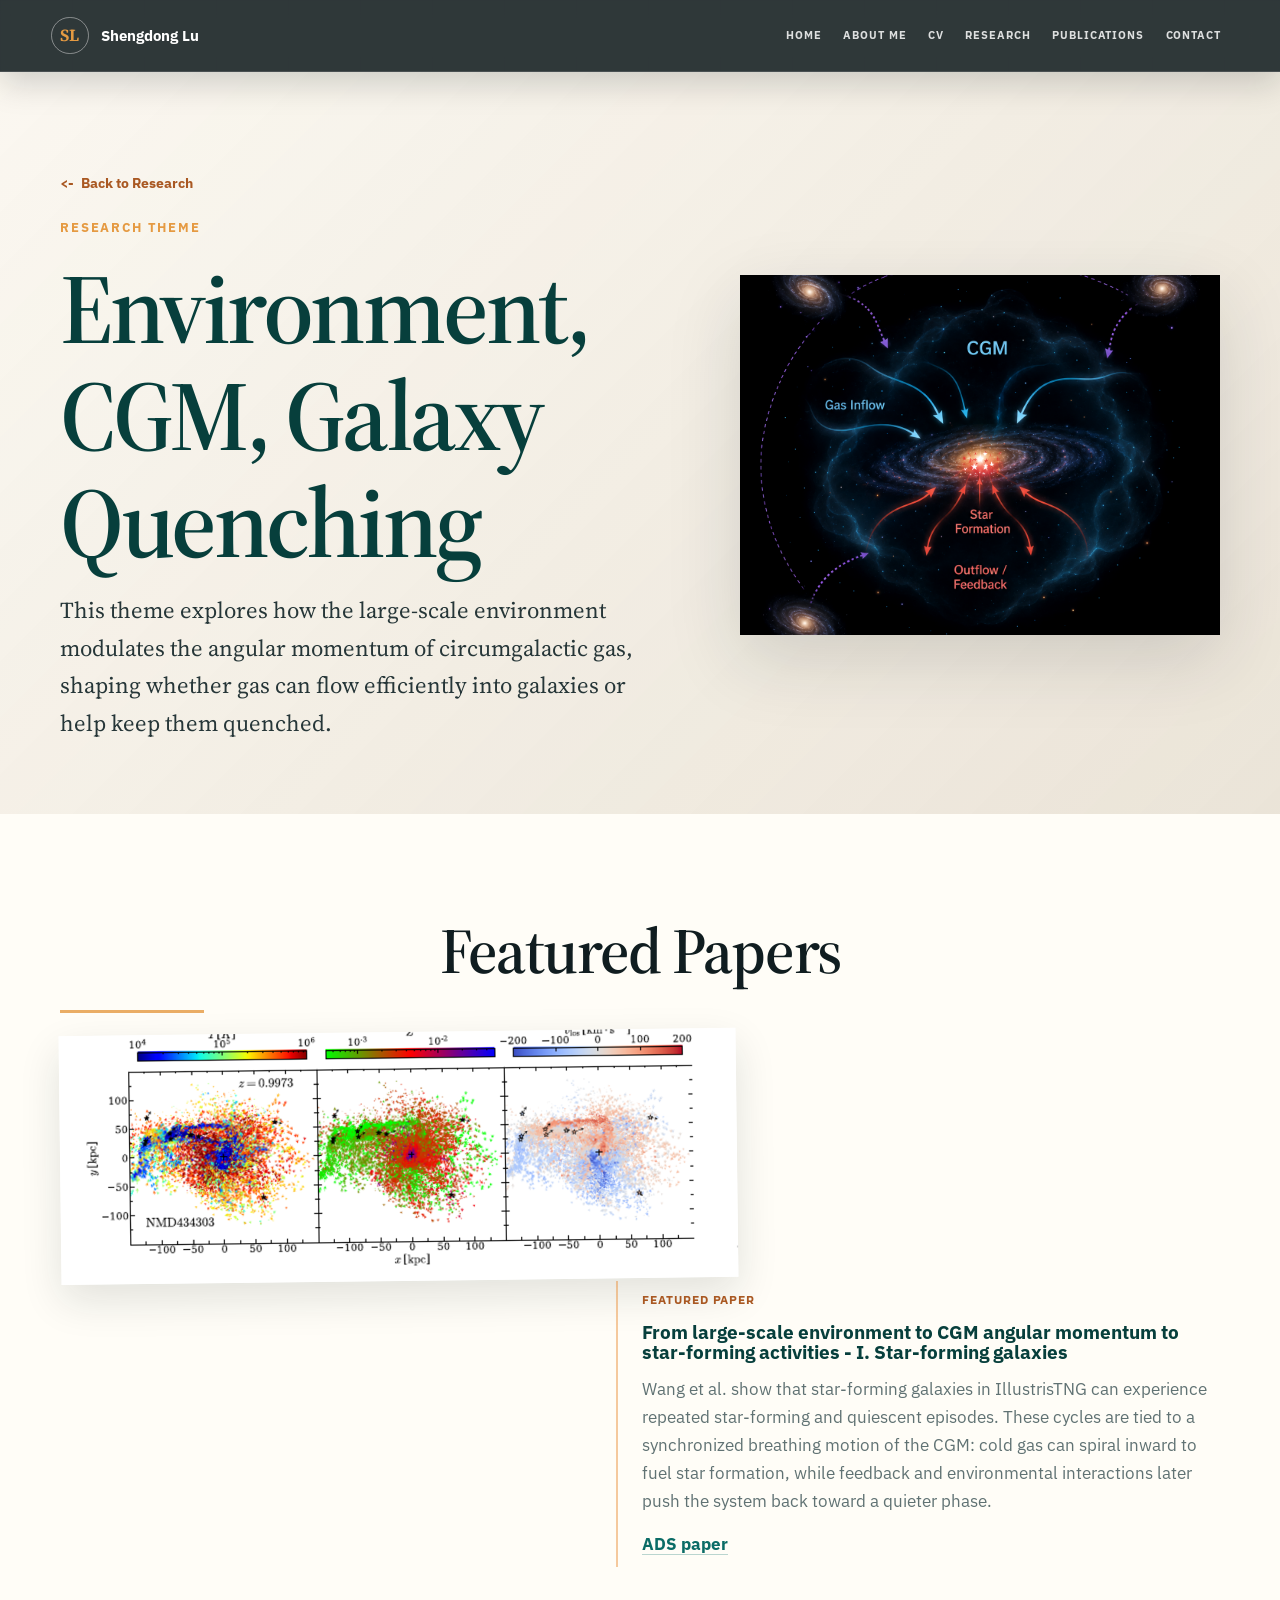
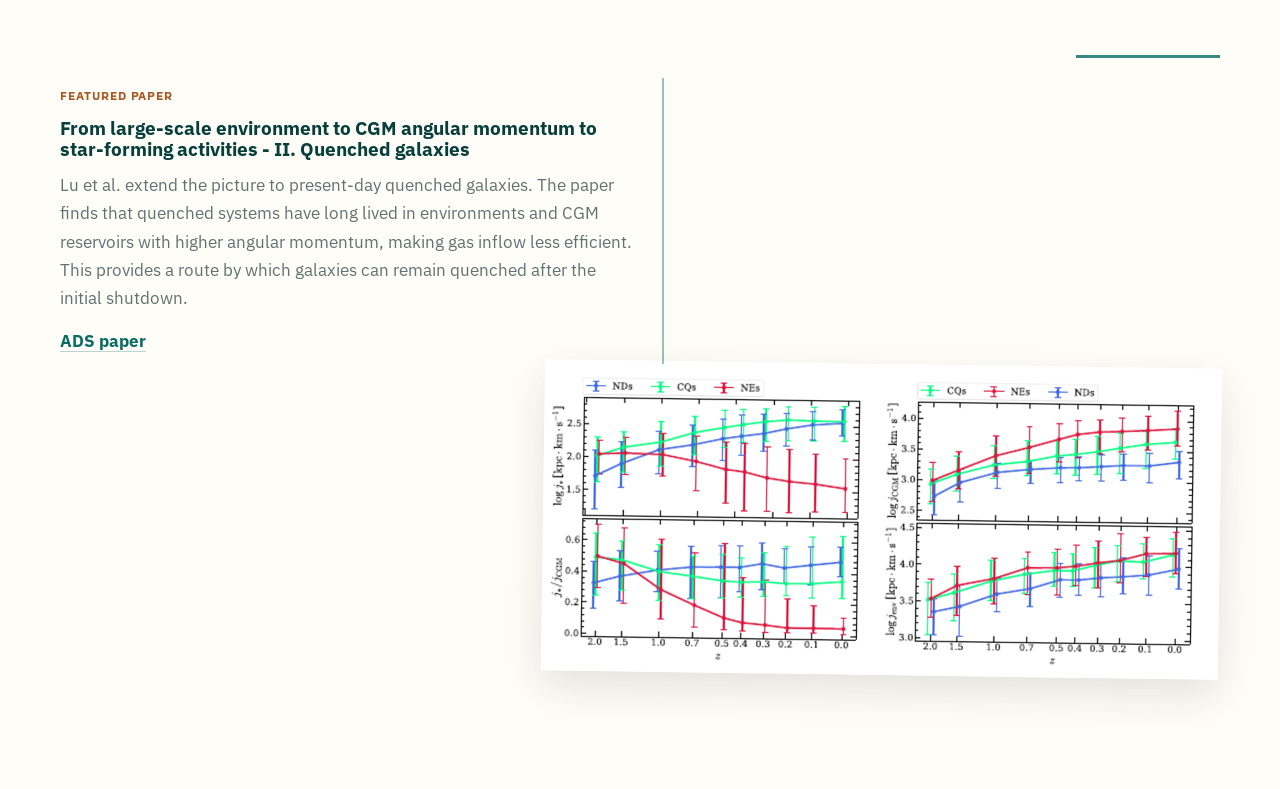
<file: research/environment-cgm-galaxy-quenching.html>
<!doctype html>
<html lang="en">
  <head>
    <meta charset="utf-8">
    <meta name="viewport" content="width=device-width, initial-scale=1">
    <meta
      name="description"
      content="Featured papers and project notes on environment, CGM, and galaxy quenching by Shengdong Lu."
    >
    <title>Environment, CGM, Galaxy Quenching - Shengdong Lu</title>
    <link rel="preconnect" href="https://fonts.googleapis.com">
    <link rel="preconnect" href="https://fonts.gstatic.com" crossorigin>
    <link
      href="https://fonts.googleapis.com/css2?family=IBM+Plex+Sans:wght@400;500;600;700&family=Source+Serif+4:opsz,wght@8..60,400;8..60,520;8..60,650&display=swap"
      rel="stylesheet"
    >
    <link rel="stylesheet" href="../styles.css">
  </head>

  <body>
    <a class="skip-link" href="#featured-papers">Skip to featured papers</a>

    <header class="navbar">
      <a class="brand" href="../index.html#home" aria-label="Shengdong Lu homepage">
        <span>SL</span>
        <strong>Shengdong Lu</strong>
      </a>
      <nav aria-label="Main navigation">
        <a href="../index.html#home">Home</a>
        <a href="../index.html#about">About Me</a>
        <a href="../index.html#cv">CV</a>
        <a href="../index.html#research">Research</a>
        <a href="../index.html#publications">Publications</a>
        <a href="../index.html#contact">Contact</a>
      </nav>
    </header>

    <main class="research-detail">
      <section class="detail-hero">
        <div class="container detail-hero-grid">
          <div>
            <a class="back-link" href="../index.html#research">Back to Research</a>
            <p class="kicker">Research theme</p>
            <h1>Environment, CGM, Galaxy Quenching</h1>
            <p class="detail-lede">
              This theme explores how the large-scale environment modulates the
              angular momentum of circumgalactic gas, shaping whether gas can flow
              efficiently into galaxies or help keep them quenched.
            </p>
          </div>
          <figure class="detail-figure">
            <img
              src="../assets/research/CGM-SF.png"
              alt="Synthetic circumgalactic density map with angular-momentum streamlines"
            >
          </figure>
        </div>
      </section>

      <section class="section detail-section" id="featured-papers">
        <div class="container">
          <h2>Featured Papers</h2>
          <div class="featured-paper-grid">
            <article class="featured-paper">
              <figure class="featured-paper-figure">
                <img
                  src="../assets/research/wangs2022-cgm-streams.png"
                  alt="CGM gas temperature, metallicity, and velocity maps for a simulated star-forming galaxy"
                >
              </figure>
              <div class="featured-paper-copy">
                <span class="paper-tag">Featured paper</span>
                <h3>From large-scale environment to CGM angular momentum to star-forming activities - I. Star-forming galaxies</h3>
                <p>
                  Wang et al. show that star-forming galaxies in IllustrisTNG can
                  experience repeated star-forming and quiescent episodes. These
                  cycles are tied to a synchronized breathing motion of the CGM:
                  cold gas can spiral inward to fuel star formation, while feedback
                  and environmental interactions later push the system back toward a
                  quieter phase.
                </p>
                <a href="https://ui.adsabs.harvard.edu/abs/2022MNRAS.509.3148W/abstract">ADS paper</a>
              </div>
            </article>

            <article class="featured-paper">
              <figure class="featured-paper-figure">
                <img
                  src="../assets/research/lusd2022-cgm-angular-momentum.png"
                  alt="Redshift evolution of stellar, CGM, and environmental angular momentum in simulated galaxies"
                >
              </figure>
              <div class="featured-paper-copy">
                <span class="paper-tag">Featured paper</span>
                <h3>From large-scale environment to CGM angular momentum to star-forming activities - II. Quenched galaxies</h3>
                <p>
                  Lu et al. extend the picture to present-day quenched galaxies.
                  The paper finds that quenched systems have long lived in
                  environments and CGM reservoirs with higher angular momentum,
                  making gas inflow less efficient. This provides a route by which
                  galaxies can remain quenched after the initial shutdown.
                </p>
                <a href="https://ui.adsabs.harvard.edu/abs/2022MNRAS.509.2707L/abstract">ADS paper</a>
              </div>
            </article>
          </div>
        </div>
      </section>
    </main>
  </body>
</html>
</file>
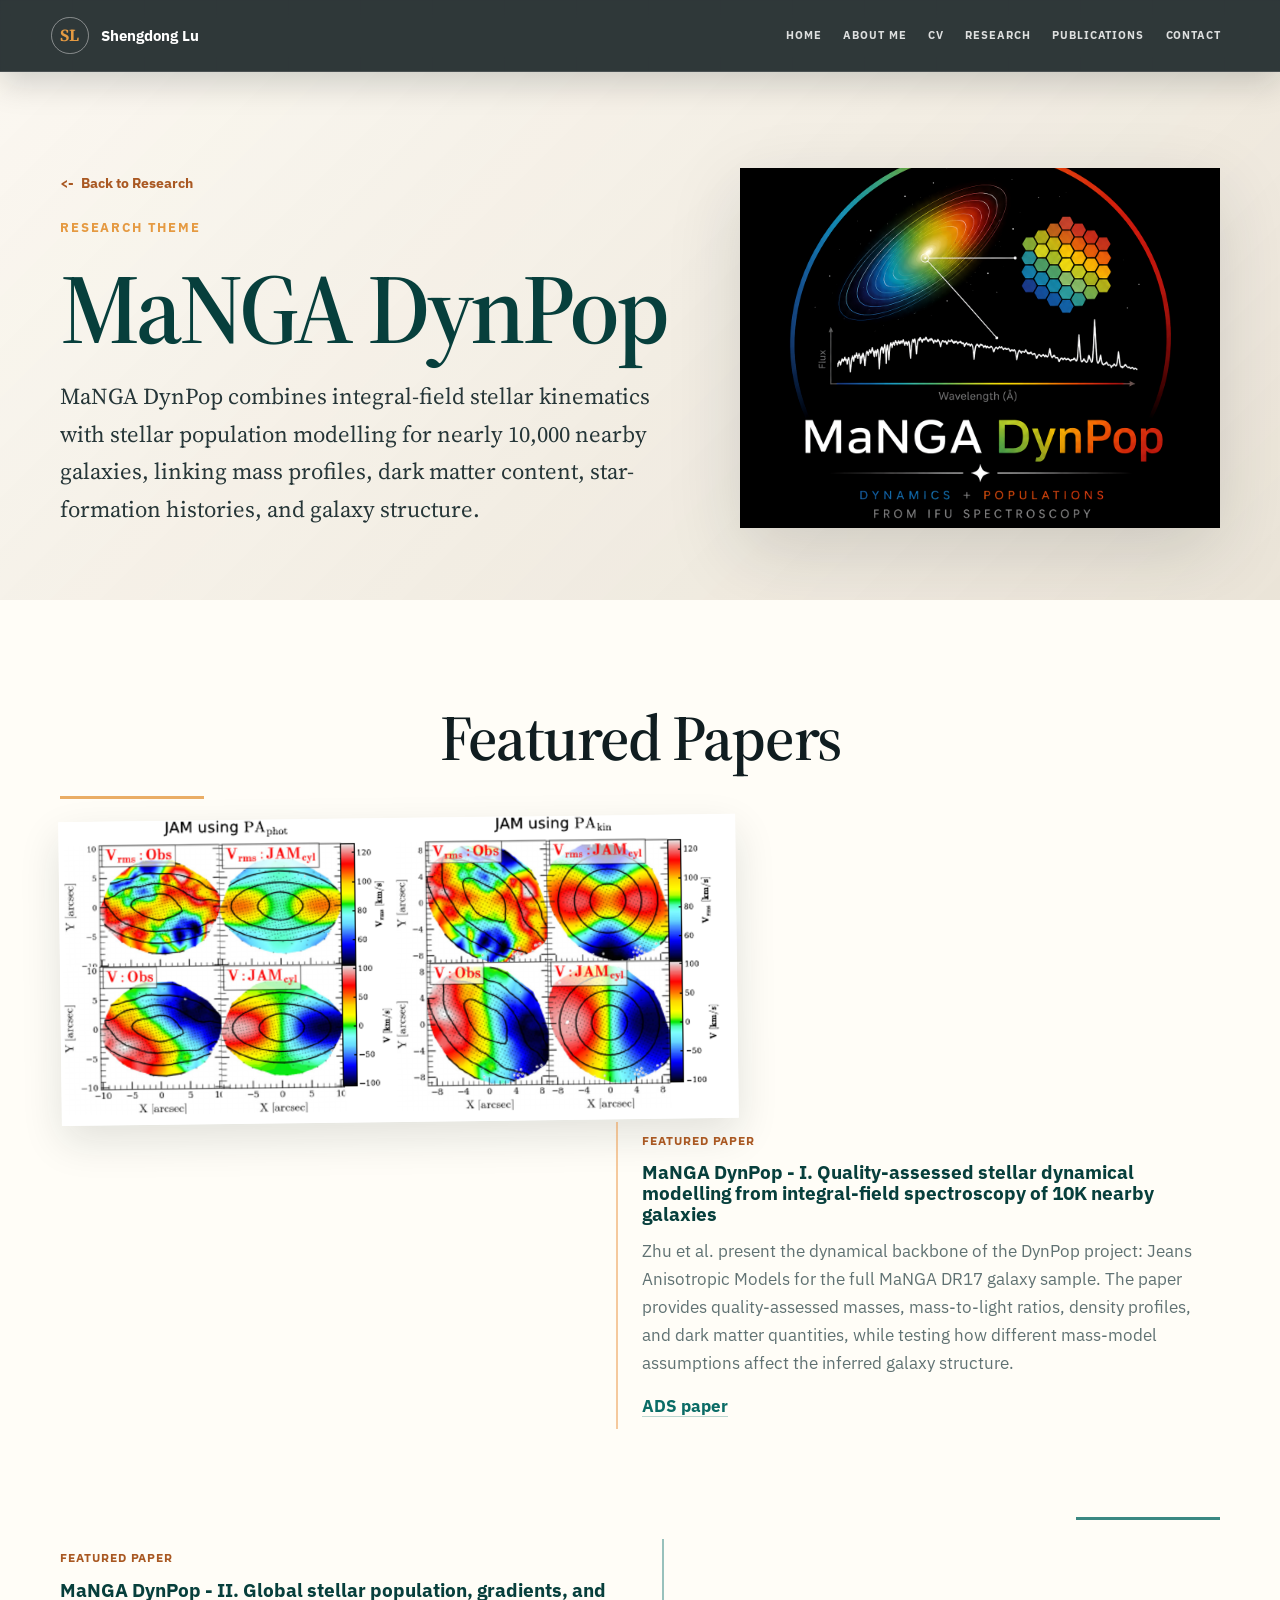
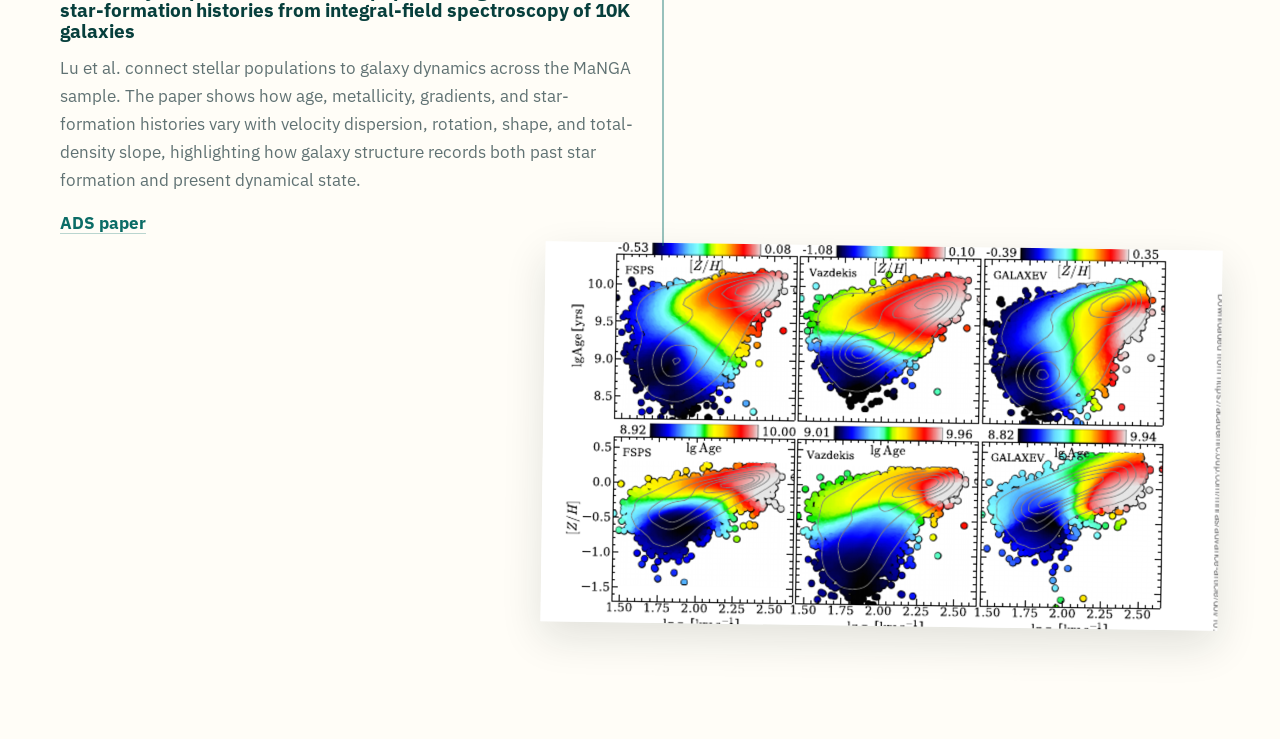
<file: research/manga-dynpop.html>
<!doctype html>
<html lang="en">
  <head>
    <meta charset="utf-8">
    <meta name="viewport" content="width=device-width, initial-scale=1">
    <meta
      name="description"
      content="Featured papers and project notes on MaNGA DynPop by Shengdong Lu."
    >
    <title>MaNGA DynPop - Shengdong Lu</title>
    <link rel="preconnect" href="https://fonts.googleapis.com">
    <link rel="preconnect" href="https://fonts.gstatic.com" crossorigin>
    <link
      href="https://fonts.googleapis.com/css2?family=IBM+Plex+Sans:wght@400;500;600;700&family=Source+Serif+4:opsz,wght@8..60,400;8..60,520;8..60,650&display=swap"
      rel="stylesheet"
    >
    <link rel="stylesheet" href="../styles.css">
  </head>

  <body>
    <a class="skip-link" href="#featured-papers">Skip to featured papers</a>

    <header class="navbar">
      <a class="brand" href="../index.html#home" aria-label="Shengdong Lu homepage">
        <span>SL</span>
        <strong>Shengdong Lu</strong>
      </a>
      <nav aria-label="Main navigation">
        <a href="../index.html#home">Home</a>
        <a href="../index.html#about">About Me</a>
        <a href="../index.html#cv">CV</a>
        <a href="../index.html#research">Research</a>
        <a href="../index.html#publications">Publications</a>
        <a href="../index.html#contact">Contact</a>
      </nav>
    </header>

    <main class="research-detail">
      <section class="detail-hero">
        <div class="container detail-hero-grid">
          <div>
            <a class="back-link" href="../index.html#research">Back to Research</a>
            <p class="kicker">Research theme</p>
            <h1>MaNGA DynPop</h1>
            <p class="detail-lede">
              MaNGA DynPop combines integral-field stellar kinematics with stellar
              population modelling for nearly 10,000 nearby galaxies, linking mass
              profiles, dark matter content, star-formation histories, and galaxy
              structure.
            </p>
          </div>
          <figure class="detail-figure">
            <img
              src="../assets/research/MaNGADynPop.png"
              alt="Synthetic integral-field stellar velocity map with red and blue rotation pattern"
            >
          </figure>
        </div>
      </section>

      <section class="section detail-section" id="featured-papers">
        <div class="container">
          <h2>Featured Papers</h2>
          <div class="featured-paper-grid">
            <article class="featured-paper">
              <figure class="featured-paper-figure">
                <img
                  src="../assets/research/zhuk2023a-jam-models.png"
                  alt="Observed and JAM-modelled MaNGA velocity maps for example galaxies"
                >
              </figure>
              <div class="featured-paper-copy">
                <span class="paper-tag">Featured paper</span>
                <h3>MaNGA DynPop - I. Quality-assessed stellar dynamical modelling from integral-field spectroscopy of 10K nearby galaxies</h3>
                <p>
                  Zhu et al. present the dynamical backbone of the DynPop project:
                  Jeans Anisotropic Models for the full MaNGA DR17 galaxy sample.
                  The paper provides quality-assessed masses, mass-to-light ratios,
                  density profiles, and dark matter quantities, while testing how
                  different mass-model assumptions affect the inferred galaxy
                  structure.
                </p>
                <a href="https://ui.adsabs.harvard.edu/abs/2023MNRAS.522.6326Z/abstract">ADS paper</a>
              </div>
            </article>

            <article class="featured-paper">
              <figure class="featured-paper-figure">
                <img
                  src="../assets/research/lusd2023-stellar-population-kinematics.png"
                  alt="MaNGA stellar age and metallicity trends as a function of velocity dispersion"
                >
              </figure>
              <div class="featured-paper-copy">
                <span class="paper-tag">Featured paper</span>
                <h3>MaNGA DynPop - II. Global stellar population, gradients, and star-formation histories from integral-field spectroscopy of 10K galaxies</h3>
                <p>
                  Lu et al. connect stellar populations to galaxy dynamics across
                  the MaNGA sample. The paper shows how age, metallicity, gradients,
                  and star-formation histories vary with velocity dispersion,
                  rotation, shape, and total-density slope, highlighting how galaxy
                  structure records both past star formation and present dynamical
                  state.
                </p>
                <a href="https://ui.adsabs.harvard.edu/abs/2023MNRAS.526.1022L/abstract">ADS paper</a>
              </div>
            </article>
          </div>
        </div>
      </section>
    </main>
  </body>
</html>
</file>
<file: styles.css>
:root {
  --ink: #101d20;
  --text: #263638;
  --muted: #607273;
  --paper: #f7f4ec;
  --panel: #fffdf7;
  --cream: #ebe4d8;
  --orange: #e59a42;
  --orange-dark: #a95822;
  --teal: #0b6c66;
  --teal-dark: #073f3c;
  --line: rgba(16, 29, 32, 0.13);
  --line-strong: rgba(16, 29, 32, 0.22);
  --shadow: 0 24px 70px rgba(16, 29, 32, 0.14);
  --soft-shadow: 0 16px 46px rgba(16, 29, 32, 0.08);
  --serif: "Source Serif 4", Georgia, serif;
  --sans: "IBM Plex Sans", "Avenir Next", "Segoe UI", sans-serif;
}

* {
  box-sizing: border-box;
}

html {
  scroll-behavior: smooth;
}

body {
  margin: 0;
  color: var(--text);
  background:
    linear-gradient(90deg, rgba(16, 29, 32, 0.035) 1px, transparent 1px),
    linear-gradient(180deg, rgba(16, 29, 32, 0.028) 1px, transparent 1px),
    var(--paper);
  background-size: 72px 72px;
  font-family: var(--sans);
  font-size: 17px;
  line-height: 1.65;
}

::selection {
  background: rgba(229, 154, 66, 0.28);
}

a {
  color: var(--teal);
  text-decoration-color: rgba(10, 110, 105, 0.28);
  text-underline-offset: 0.22em;
  transition: color 160ms ease, text-decoration-color 160ms ease;
}

a:hover {
  color: var(--orange-dark);
  text-decoration-color: currentColor;
}

img {
  display: block;
  max-width: 100%;
}

.skip-link {
  position: absolute;
  left: 1rem;
  top: 1rem;
  z-index: 20;
  transform: translateY(-160%);
  padding: 0.6rem 0.8rem;
  background: var(--ink);
  color: #fff;
}

.skip-link:focus {
  transform: translateY(0);
}

:focus-visible {
  outline: 3px solid rgba(229, 154, 66, 0.72);
  outline-offset: 4px;
}

.navbar {
  position: fixed;
  top: 0;
  left: 0;
  right: 0;
  z-index: 10;
  display: flex;
  align-items: center;
  justify-content: space-between;
  gap: 1.3rem;
  min-height: 72px;
  padding: 0.9rem clamp(1rem, 4vw, 4rem);
  border-bottom: 1px solid rgba(255, 255, 255, 0.12);
  background: rgba(14, 25, 28, 0.86);
  box-shadow: 0 10px 34px rgba(6, 15, 17, 0.18);
  backdrop-filter: blur(18px) saturate(150%);
}

.brand {
  display: inline-flex;
  align-items: center;
  gap: 0.75rem;
  color: #fff;
  text-decoration: none;
}

.brand span {
  display: inline-grid;
  width: 2.35rem;
  height: 2.35rem;
  place-items: center;
  border: 1px solid rgba(255, 255, 255, 0.42);
  border-radius: 50%;
  color: var(--orange);
  font-family: var(--serif);
  font-weight: 650;
}

.brand strong {
  color: #fff;
  font-size: 0.96rem;
}

.navbar nav {
  display: flex;
  flex-wrap: nowrap;
  justify-content: flex-end;
  gap: 0.2rem 0.35rem;
}

.navbar nav a {
  padding: 0.42rem 0.5rem;
  border-radius: 999px;
  color: rgba(255, 255, 255, 0.84);
  font-size: 0.7rem;
  font-weight: 700;
  letter-spacing: 0.08em;
  text-decoration: none;
  text-transform: uppercase;
  white-space: nowrap;
}

.navbar nav a:hover {
  background: rgba(255, 255, 255, 0.08);
  color: #fff;
}

.hero {
  position: relative;
  min-height: 100dvh;
  display: grid;
  align-items: center;
  padding: 8rem 1rem 4rem;
  color: #fff;
  background:
    linear-gradient(90deg, rgba(9, 17, 19, 0.95) 0%, rgba(9, 17, 19, 0.88) 44%, rgba(9, 17, 19, 0.42) 100%),
    linear-gradient(180deg, rgba(9, 17, 19, 0.18), rgba(9, 17, 19, 0.78)),
    url("assets/research/jwst-deep-field.png") center / cover;
  overflow: hidden;
}

.hero::before {
  position: absolute;
  inset: 0;
  background:
    linear-gradient(90deg, rgba(255, 255, 255, 0.06) 1px, transparent 1px),
    linear-gradient(180deg, rgba(255, 255, 255, 0.05) 1px, transparent 1px);
  background-size: 92px 92px;
  content: "";
  opacity: 0.75;
  mask-image: linear-gradient(to bottom, black, transparent 88%);
}

.hero::after {
  position: absolute;
  inset: auto 0 0;
  height: 14rem;
  background: linear-gradient(180deg, transparent, var(--paper));
  content: "";
}

.hero-inner {
  position: relative;
  z-index: 1;
  width: min(1120px, 100%);
  margin: 0 auto;
  text-align: left;
}

.kicker {
  margin: 0 0 1rem;
  color: var(--orange);
  font-size: 0.82rem;
  font-weight: 700;
  letter-spacing: 0.14em;
  text-transform: uppercase;
}

h1,
h2,
h3,
h4 {
  margin: 0;
  color: var(--ink);
  line-height: 1.08;
}

h1,
h2 {
  font-family: var(--serif);
  font-weight: 600;
}

h1 {
  color: #fff;
  max-width: 8.6ch;
  font-size: clamp(4rem, 9vw, 8.2rem);
  letter-spacing: -0.035em;
}

.hero-subtitle {
  width: min(700px, 100%);
  margin: 1.35rem 0 0;
  color: rgba(255, 255, 255, 0.9);
  font-family: var(--serif);
  font-size: clamp(1.28rem, 2.4vw, 1.75rem);
  line-height: 1.45;
}

.hero-actions,
.download-row {
  display: flex;
  flex-wrap: wrap;
  justify-content: flex-start;
  gap: 0.8rem;
  margin-top: 2rem;
}

.hero-links {
  display: flex;
  flex-wrap: wrap;
  justify-content: flex-start;
  gap: 0.95rem;
  margin-top: 1.3rem;
  font-size: 0.86rem;
  font-weight: 700;
}

.hero-links a {
  color: rgba(255, 255, 255, 0.76);
  text-decoration: none;
}

.hero-links a:hover {
  color: #fff;
}

.button {
  display: inline-flex;
  align-items: center;
  justify-content: center;
  min-height: 2.8rem;
  padding: 0.68rem 1.1rem;
  border: 1px solid transparent;
  border-radius: 999px;
  font-size: 0.86rem;
  font-weight: 700;
  text-decoration: none;
  transition: transform 160ms ease, background 160ms ease, border-color 160ms ease;
}

.button:hover {
  transform: translateY(-2px);
}

.button:active {
  transform: translateY(0);
}

.button-dark {
  background: var(--orange);
  color: #151515;
}

.button-dark:hover {
  background: #f6a24c;
  color: #151515;
}

.button-light {
  border-color: rgba(255, 255, 255, 0.55);
  color: #fff;
}

.section .button-light {
  border-color: var(--line);
  color: var(--teal-dark);
}

.button-light:hover {
  border-color: var(--orange);
  color: var(--orange-dark);
}

.section {
  position: relative;
  padding: clamp(4.8rem, 8vw, 7.4rem) 1rem;
}

.container {
  width: min(1160px, 100%);
  margin: 0 auto;
}

h2 {
  max-width: 980px;
  margin: 0 auto 2.2rem;
  font-size: clamp(2.5rem, 5vw, 4.9rem);
  letter-spacing: -0.025em;
  text-align: center;
}

.about-layout {
  display: grid;
  grid-template-columns: minmax(260px, 0.36fr) minmax(0, 1fr);
  gap: clamp(2rem, 6vw, 5rem);
  align-items: start;
}

.about-photo {
  position: relative;
  margin: 0;
}

.about-photo::after {
  position: absolute;
  inset: 1.1rem -1.1rem -1.1rem 1.1rem;
  z-index: -1;
  border: 1px solid rgba(10, 110, 105, 0.34);
  content: "";
}

.about-photo img {
  width: 100%;
  aspect-ratio: 4 / 5;
  object-fit: cover;
  object-position: 52% 38%;
  filter: saturate(0.92) contrast(1.04);
  box-shadow: var(--shadow);
}

.about-text {
  font-family: var(--serif);
  font-size: clamp(1.08rem, 1.6vw, 1.28rem);
  line-height: 1.75;
}

.about-text p {
  max-width: 68ch;
}

.about-text p:first-child {
  margin-top: 0;
}

.cv-section,
.news-section,
.publications-section,
.team-section,
.contact-section {
  background:
    linear-gradient(180deg, rgba(255, 253, 247, 0.34), rgba(255, 253, 247, 0)),
    var(--cream);
}

.news-list {
  display: grid;
  grid-template-columns: repeat(4, minmax(0, 1fr));
  gap: 1px;
  background: var(--line);
  border: 1px solid var(--line);
}

.news-list article {
  min-height: 13rem;
  padding: 1.25rem 1.3rem;
  background: rgba(255, 253, 247, 0.82);
  transition: background 180ms ease, transform 180ms ease;
}

.news-list article:hover {
  background: var(--panel);
  transform: translateY(-2px);
}

.news-list time,
.publication-list span {
  color: var(--orange-dark);
  font-size: 0.78rem;
  font-weight: 700;
  letter-spacing: 0.1em;
  text-transform: uppercase;
}

.news-list p {
  margin: 0.8rem 0 0;
}

.wave {
  position: absolute;
  top: -1px;
  left: 0;
  right: 0;
  height: 54px;
  background: var(--paper);
  clip-path: ellipse(58% 70% at 50% 0%);
}

.cv-grid {
  display: grid;
  grid-template-columns: repeat(2, minmax(0, 1fr));
  gap: 1.1rem;
}

.cv-block,
.person-card,
.outreach-grid article {
  border: 1px solid var(--line);
  background: rgba(255, 253, 247, 0.84);
  box-shadow: var(--soft-shadow);
}

.cv-block {
  padding: clamp(1.2rem, 2.2vw, 1.6rem);
}

.cv-block h3,
.outreach-grid h3,
.person-card h3 {
  margin-bottom: 1rem;
  color: var(--teal-dark);
  font-size: 1.15rem;
}

.cv-item + .cv-item {
  margin-top: 1.1rem;
  padding-top: 1.1rem;
  border-top: 1px solid var(--line);
}

.cv-item h4 {
  margin-bottom: 0.35rem;
  font-size: 1rem;
}

.cv-item p {
  margin: 0;
  color: var(--muted);
}

.cv-item time {
  display: block;
  margin-top: 0.35rem;
  color: var(--orange-dark);
  font-size: 0.85rem;
  font-weight: 700;
}

.research-grid {
  display: grid;
  gap: clamp(1.6rem, 3.5vw, 2.6rem);
}

.section-intro {
  width: min(760px, 100%);
  margin: -0.9rem auto 2rem;
  color: var(--muted);
  font-family: var(--serif);
  font-size: clamp(1.08rem, 1.6vw, 1.28rem);
  line-height: 1.65;
  text-align: center;
}

.research-card {
  display: grid;
  grid-template-columns: minmax(220px, 0.34fr) minmax(0, 1fr);
  gap: clamp(1.5rem, 4vw, 3rem);
  align-items: center;
  padding: clamp(1rem, 2vw, 1.35rem);
  border-top: 1px solid var(--line-strong);
  background:
    linear-gradient(90deg, rgba(255, 253, 247, 0.65), rgba(255, 253, 247, 0));
  transition: transform 180ms ease, border-color 180ms ease;
}

.research-card:hover {
  transform: translateY(-2px);
  border-color: rgba(10, 110, 105, 0.38);
}

.research-card h3 {
  margin-bottom: 0.7rem;
  color: var(--teal-dark);
  font-size: clamp(1.35rem, 2.2vw, 1.8rem);
}

.research-title-link {
  display: inline-flex;
  align-items: baseline;
  gap: 0.35rem;
  color: inherit;
  text-decoration-color: rgba(10, 110, 105, 0.24);
}

.research-title-link::after {
  content: "Open";
  color: var(--orange-dark);
  font-family: var(--sans);
  font-size: 0.56em;
  font-weight: 700;
  letter-spacing: 0.08em;
  text-transform: uppercase;
}

.research-title-link:hover {
  color: var(--orange-dark);
}

.research-card p {
  margin-top: 0;
  color: var(--muted);
}

.research-detail-link {
  display: inline-flex;
  align-items: center;
  margin-top: 0.15rem;
  color: var(--orange-dark);
  font-size: 0.86rem;
  font-weight: 700;
  text-decoration: none;
}

.research-detail-link::after {
  content: " ->";
  margin-left: 0.45rem;
}

.research-detail-link:hover {
  color: var(--teal-dark);
}

.research-card a {
  font-weight: 700;
}

.paper-menu {
  margin-top: 1rem;
  border-top: 1px solid var(--line);
}

.paper-menu summary {
  width: fit-content;
  padding: 0.85rem 0 0.15rem;
  color: var(--orange-dark);
  cursor: pointer;
  font-size: 0.88rem;
  font-weight: 700;
}

.paper-menu summary:hover {
  color: var(--teal-dark);
}

.paper-menu ul {
  display: grid;
  gap: 0.78rem;
  margin: 0.75rem 0 0;
  padding: 0;
  list-style: none;
}

.paper-menu li {
  display: grid;
  gap: 0.12rem;
  padding-left: 0.8rem;
  border-left: 2px solid rgba(232, 137, 47, 0.42);
}

.paper-menu li span {
  color: var(--muted);
  font-size: 0.86rem;
}

.research-card:nth-child(even) .research-figure {
  order: 2;
}

.research-figure {
  margin: 0;
}

.research-figure img {
  width: 100%;
  min-height: 13rem;
  aspect-ratio: 16 / 10;
  object-fit: cover;
  background: #102326;
  filter: saturate(0.95) contrast(1.04);
  box-shadow: 0 14px 40px rgba(16, 29, 32, 0.16);
}

.research-detail {
  padding-top: 72px;
}

.detail-hero {
  padding: clamp(3.5rem, 8vw, 6rem) 0 clamp(2.4rem, 6vw, 4.5rem);
  background:
    linear-gradient(135deg, rgba(255, 253, 247, 0.78) 0%, rgba(235, 228, 216, 0.92) 100%),
    var(--cream);
}

.detail-hero-grid {
  display: grid;
  grid-template-columns: minmax(0, 1fr) minmax(280px, 0.78fr);
  gap: clamp(2rem, 5vw, 4rem);
  align-items: center;
}

.back-link {
  display: inline-flex;
  margin-bottom: 1.4rem;
  color: var(--orange-dark);
  font-size: 0.86rem;
  font-weight: 700;
  text-decoration: none;
}

.back-link::before {
  content: "<-";
  margin-right: 0.45rem;
}

.detail-hero h1 {
  max-width: 880px;
  margin: 0 0 1rem;
  color: var(--teal-dark);
  font-size: clamp(3rem, 8vw, 6.2rem);
}

.detail-lede {
  max-width: 700px;
  margin: 0;
  color: var(--text);
  font-family: var(--serif);
  font-size: clamp(1.12rem, 1.8vw, 1.42rem);
  line-height: 1.65;
}

.detail-figure {
  margin: 0;
}

.detail-figure img {
  width: 100%;
  aspect-ratio: 4 / 3;
  object-fit: cover;
  background: #102326;
  filter: saturate(0.96) contrast(1.04);
  box-shadow: var(--shadow);
}

.detail-section {
  background: var(--panel);
}

.featured-paper-grid {
  display: grid;
  gap: clamp(3rem, 7vw, 5.5rem);
}

.featured-paper {
  display: grid;
  position: relative;
  grid-template-columns: repeat(12, minmax(0, 1fr));
  align-content: start;
  align-items: center;
  gap: 0;
  padding: clamp(0.3rem, 1.2vw, 0.7rem) 0;
}

.featured-paper::before {
  content: "";
  position: absolute;
  top: -0.7rem;
  left: 0;
  width: clamp(5rem, 12vw, 9rem);
  height: 3px;
  background: var(--orange);
  opacity: 0.8;
}

.featured-paper-figure {
  position: relative;
  z-index: 1;
  grid-column: 1 / span 7;
  margin: 0;
  transform: rotate(-0.7deg);
}

.featured-paper-figure img,
.featured-paper-figure embed {
  width: 100%;
  border: 0;
  background: #fff;
  box-shadow: 0 16px 42px rgba(20, 31, 34, 0.12);
}

.featured-paper-figure img {
  height: auto;
  object-fit: contain;
}

.featured-paper-figure embed {
  display: block;
  min-height: 18rem;
  aspect-ratio: 16 / 10;
}

.featured-paper-copy {
  position: relative;
  z-index: 2;
  display: grid;
  grid-column: 7 / -1;
  gap: 0.75rem;
  margin-left: clamp(-1.5rem, -2vw, -0.8rem);
  padding: clamp(0.2rem, 1vw, 0.55rem) 0 clamp(0.2rem, 1vw, 0.55rem) clamp(1rem, 2vw, 1.5rem);
  border-left: 2px solid rgba(232, 137, 47, 0.45);
}

.featured-paper:nth-child(even)::before {
  right: 0;
  left: auto;
  background: var(--teal);
}

.featured-paper:nth-child(even) .featured-paper-figure {
  grid-column: 6 / -1;
  transform: rotate(0.8deg);
}

.featured-paper:nth-child(even) .featured-paper-copy {
  grid-column: 1 / span 6;
  margin-right: clamp(-1.5rem, -2vw, -0.8rem);
  margin-left: 0;
  padding-right: clamp(1rem, 2vw, 1.5rem);
  padding-left: 0;
  border-right: 2px solid rgba(10, 110, 105, 0.42);
  border-left: 0;
  order: -1;
}

.paper-tag {
  color: var(--orange-dark);
  font-size: 0.74rem;
  font-weight: 700;
  letter-spacing: 0.08em;
  text-transform: uppercase;
}

.featured-paper h3 {
  margin: 0;
  color: var(--teal-dark);
  font-size: 1.2rem;
}

.featured-paper p {
  margin: 0;
  color: var(--muted);
}

.featured-paper a {
  margin-top: 0.2rem;
  font-weight: 700;
}

.publication-list {
  display: grid;
  gap: 0;
  border-top: 1px solid var(--line-strong);
}

.publication-columns {
  display: grid;
  grid-template-columns: repeat(2, minmax(0, 1fr));
  gap: clamp(1.4rem, 4vw, 3rem);
}

.publication-columns > section > h3 {
  margin-bottom: 0.9rem;
  color: var(--teal-dark);
  font-size: 1.2rem;
}

.publication-list article {
  display: grid;
  grid-template-columns: 5.5rem minmax(0, 1fr);
  gap: 1rem;
  padding: 1.2rem 0;
  border-bottom: 1px solid var(--line);
  transition: background 160ms ease, padding 160ms ease;
}

.publication-list article:hover {
  padding-right: 0.8rem;
  padding-left: 0.8rem;
  background: rgba(255, 253, 247, 0.64);
}

.publication-list h4 {
  margin-bottom: 0.45rem;
  color: var(--ink);
  font-family: var(--serif);
  font-size: clamp(1.1rem, 1.7vw, 1.34rem);
  font-weight: 520;
  line-height: 1.3;
}

.publication-list h4 a {
  color: var(--ink);
  text-decoration-thickness: 1px;
}

.publication-list h4 a:hover {
  color: var(--orange-dark);
}

.publication-list p {
  margin: 0 0 0.25rem;
  color: var(--muted);
}

.publication-list .publication-status {
  padding: 1.2rem 0;
  border-bottom: 1px solid var(--line);
}

.publication-list a {
  font-weight: 700;
}

.team-grid {
  display: grid;
  grid-template-columns: repeat(2, minmax(0, 1fr));
  gap: 1.1rem;
}

.outreach-grid {
  display: grid;
  grid-template-columns: repeat(3, minmax(0, 1fr));
  gap: 1.1rem;
}

.feature-person {
  grid-column: span 3;
  display: grid;
  grid-template-columns: 7rem minmax(0, 1fr);
  gap: 1.1rem;
  align-items: center;
}

.person-card,
.outreach-grid article {
  padding: clamp(1.2rem, 2vw, 1.55rem);
  transition: transform 180ms ease, background 180ms ease;
}

.person-card:hover,
.outreach-grid article:hover {
  background: var(--panel);
  transform: translateY(-2px);
}

.person-card img {
  width: 7rem;
  height: 7rem;
  border-radius: 50%;
  object-fit: cover;
  object-position: 52% 28%;
}

.person-card span {
  color: var(--muted);
  font-weight: 500;
}

.person-card p,
.outreach-grid p {
  margin-bottom: 0;
  color: var(--muted);
}

.clean-list {
  display: grid;
  gap: 0.78rem;
  margin: 0;
  padding-left: 1.1rem;
  color: var(--muted);
}

.clean-list strong {
  color: var(--ink);
}

.contact-grid {
  display: grid;
  grid-template-columns: minmax(220px, 0.42fr) minmax(0, 1fr);
  gap: clamp(2rem, 5vw, 5rem);
  align-items: start;
}

.contact-grid h2 {
  text-align: left;
}

.contact-lede {
  margin-top: -1rem;
  color: var(--muted);
  font-family: var(--serif);
  font-size: 1.3rem;
}

address {
  padding: clamp(1.2rem, 2.2vw, 1.7rem);
  border-top: 1px solid var(--line-strong);
  border-bottom: 1px solid var(--line);
  color: var(--text);
  font-style: normal;
  line-height: 1.9;
  background: rgba(255, 253, 247, 0.48);
}

.site-footer {
  display: flex;
  flex-wrap: wrap;
  justify-content: space-between;
  gap: 1rem;
  padding: 1.45rem clamp(1rem, 4vw, 4rem);
  background: var(--ink);
  color: rgba(255, 255, 255, 0.72);
  font-size: 0.84rem;
}

.site-footer p {
  margin: 0;
}

.site-footer a {
  color: #fff;
}

@media (max-width: 900px) {
  .navbar {
    position: static;
    align-items: flex-start;
    flex-direction: column;
    background: var(--ink);
  }

  .navbar nav {
    flex-wrap: wrap;
    justify-content: flex-start;
  }

  .hero {
    min-height: auto;
    padding-top: 5rem;
  }

  .hero-inner {
    width: min(680px, 100%);
  }

  .research-detail {
    padding-top: 0;
  }

  .about-layout,
  .research-card,
  .detail-hero-grid,
  .contact-grid {
    grid-template-columns: 1fr;
  }

  .about-photo {
    max-width: 360px;
  }

  .cv-grid,
  .news-list,
  .team-grid,
  .publication-columns,
  .outreach-grid {
    grid-template-columns: repeat(2, minmax(0, 1fr));
  }

  .feature-person {
    grid-column: auto;
  }

  .research-card:nth-child(even) .research-figure {
    order: 0;
  }

  .featured-paper {
    grid-template-columns: 1fr;
    gap: 1rem;
  }

  .featured-paper::before {
    top: 0.85rem;
    bottom: auto;
    left: 0.85rem;
    right: auto;
    width: 4rem;
    height: 3px;
  }

  .featured-paper-figure,
  .featured-paper:nth-child(even) .featured-paper-figure,
  .featured-paper-copy,
  .featured-paper:nth-child(even) .featured-paper-copy {
    grid-column: 1;
    margin: 0;
    transform: none;
    order: initial;
  }

  .publication-list article:hover {
    padding-right: 0;
    padding-left: 0;
    background: transparent;
  }
}

@media (max-width: 560px) {
  body {
    font-size: 16px;
  }

  .navbar nav {
    gap: 0.4rem 0.75rem;
  }

  .navbar nav a {
    font-size: 0.68rem;
  }

  h1 {
    font-size: clamp(3.2rem, 16vw, 4.55rem);
  }

  h2 {
    text-align: left;
  }

  .hero-inner {
    text-align: left;
  }

  .hero-actions,
  .download-row {
    align-items: stretch;
    flex-direction: column;
    justify-content: flex-start;
  }

  .button {
    width: 100%;
  }

  .feature-person {
    grid-template-columns: 1fr;
  }

  .news-list,
  .cv-grid,
  .team-grid,
  .publication-columns,
  .outreach-grid {
    grid-template-columns: 1fr;
  }

  .section-intro {
    margin-right: 0;
    margin-left: 0;
    text-align: left;
  }

  .publication-list article {
    grid-template-columns: 1fr;
    gap: 0.45rem;
  }

  .featured-paper-copy {
    padding-left: 0.9rem;
  }
}

@media (prefers-reduced-motion: reduce) {
  *,
  *::before,
  *::after {
    scroll-behavior: auto !important;
    transition-duration: 0.01ms !important;
  }
}
</file>
